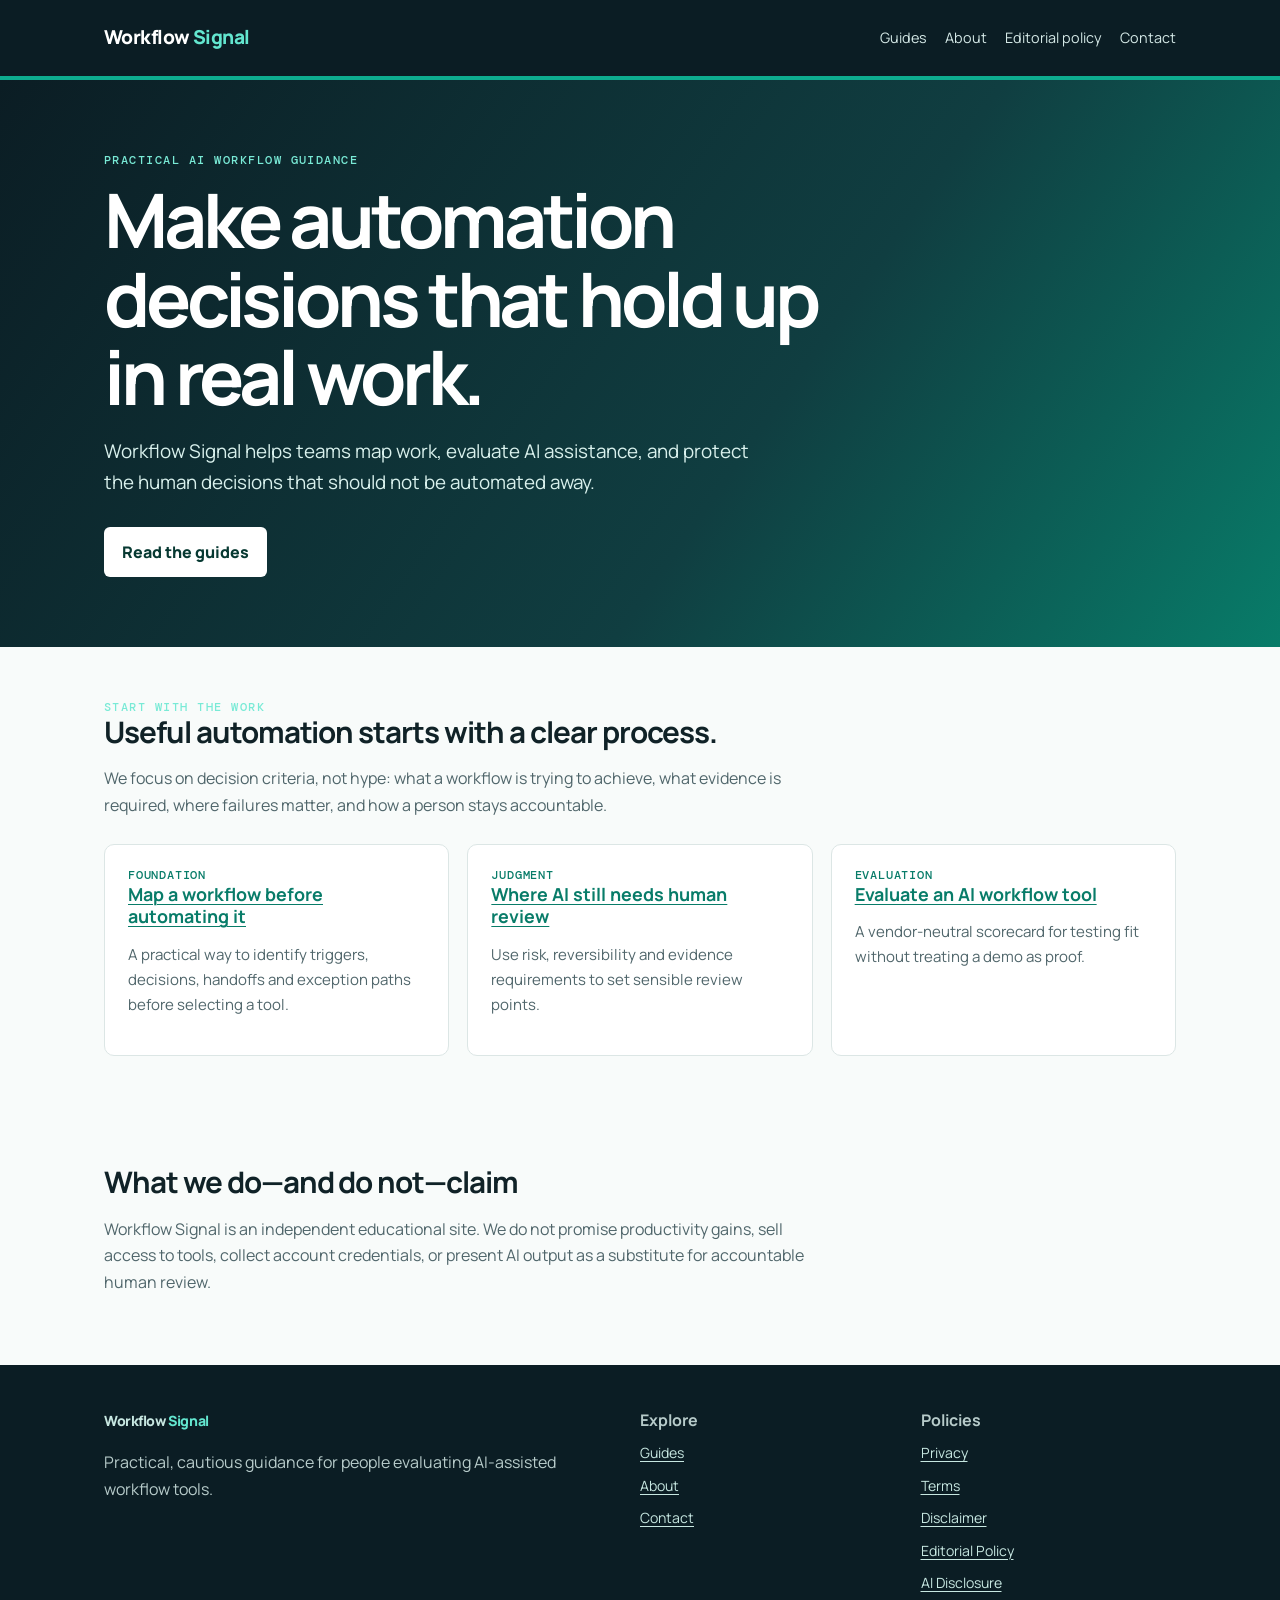
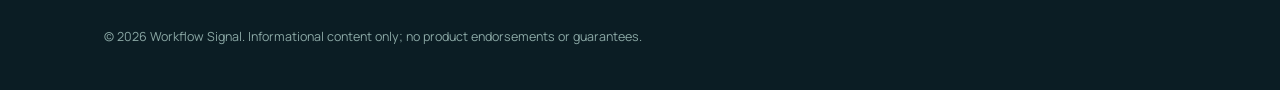
<file: index.html>
<!doctype html><html lang="en"><head><script async src="https://pagead2.googlesyndication.com/pagead/js/adsbygoogle.js?client=ca-pub-5473713135927706" crossorigin="anonymous"></script><meta charset="utf-8"><meta name="viewport" content="width=device-width,initial-scale=1"><title>AI Workflow Automation Guides | Workflow Signal</title><meta name="description" content="Practical, vendor-neutral guidance for evaluating AI-assisted workflow automation."><link rel="canonical" href="https://workflow-signal.pages.dev/"><meta property="og:title" content="AI Workflow Automation Guides | Workflow Signal"><meta property="og:description" content="Practical, vendor-neutral guidance for evaluating AI-assisted workflow automation."><meta property="og:type" content="website"><link rel="stylesheet" href="/site.css"></head><body><a class="skip" href="#main">Skip to content</a><header><div class="wrap top"><a class="brand" href="/">Workflow <span>Signal</span></a><nav class="nav" aria-label="Primary"><a href="/articles.html">Guides</a><a href="/about.html">About</a><a href="/editorial-policy.html">Editorial policy</a><a href="/contact.html">Contact</a></nav></div></header><main id="main" class=""><section class="hero"><div class="wrap"><div class="eyebrow">Practical AI workflow guidance</div><h1>Make automation decisions that hold up in real work.</h1><p class="lede">Workflow Signal helps teams map work, evaluate AI assistance, and protect the human decisions that should not be automated away.</p><a class="button" href="/articles.html">Read the guides</a></div></section><section class="section"><div class="wrap"><div class="eyebrow">Start with the work</div><h2>Useful automation starts with a clear process.</h2><p class="intro">We focus on decision criteria, not hype: what a workflow is trying to achieve, what evidence is required, where failures matter, and how a person stays accountable.</p><div class="grid"><article class="card"><div class="tag">Foundation</div><h3><a href="/articles-map-a-workflow-before-automation.html">Map a workflow before automating it</a></h3><p>A practical way to identify triggers, decisions, handoffs and exception paths before selecting a tool.</p></article><article class="card"><div class="tag">Judgment</div><h3><a href="/articles-where-ai-needs-human-review.html">Where AI still needs human review</a></h3><p>Use risk, reversibility and evidence requirements to set sensible review points.</p></article><article class="card"><div class="tag">Evaluation</div><h3><a href="/articles-evaluate-an-ai-workflow-tool.html">Evaluate an AI workflow tool</a></h3><p>A vendor-neutral scorecard for testing fit without treating a demo as proof.</p></article></div></div></section><section class="section"><div class="wrap"><h2>What we do—and do not—claim</h2><p class="intro">Workflow Signal is an independent educational site. We do not promise productivity gains, sell access to tools, collect account credentials, or present AI output as a substitute for accountable human review.</p></div></section></main><footer class="footer"><div class="wrap footergrid"><div><a class="brand" href="/">Workflow <span>Signal</span></a><p>Practical, cautious guidance for people evaluating AI-assisted workflow tools.</p></div><div><strong>Explore</strong><ul><li><a href="/articles.html">Guides</a></li><li><a href="/about.html">About</a></li><li><a href="/contact.html">Contact</a></li></ul></div><div><strong>Policies</strong><ul><li><a href="/privacy.html">Privacy</a></li><li><a href="/terms.html">Terms</a></li><li><a href="/disclaimer.html">Disclaimer</a></li><li><a href="/editorial-policy.html">Editorial Policy</a></li><li><a href="/ai-disclosure.html">AI Disclosure</a></li></ul></div></div><div class="wrap fine">© 2026 Workflow Signal. Informational content only; no product endorsements or guarantees.</div></footer></body></html>
</file>
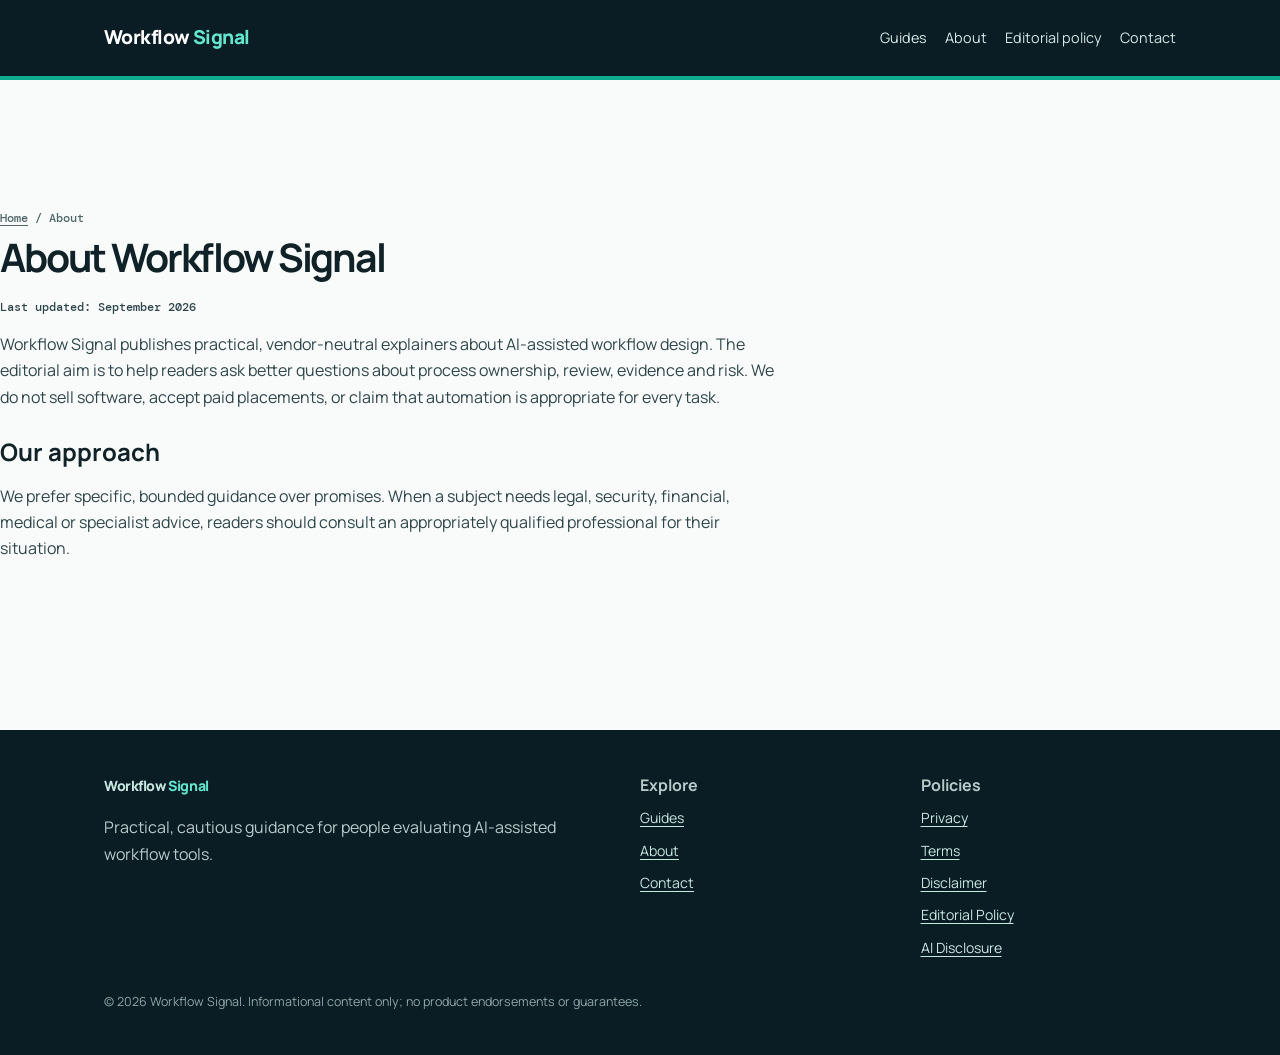
<file: about.html>
<!doctype html><html lang="en"><head><script async src="https://pagead2.googlesyndication.com/pagead/js/adsbygoogle.js?client=ca-pub-5473713135927706" crossorigin="anonymous"></script><meta charset="utf-8"><meta name="viewport" content="width=device-width,initial-scale=1"><title>About | Workflow Signal</title><meta name="description" content="About for Workflow Signal."><link rel="canonical" href="https://workflow-signal.pages.dev/about.html"><meta property="og:title" content="About | Workflow Signal"><meta property="og:description" content="About for Workflow Signal."><meta property="og:type" content="website"><link rel="stylesheet" href="/site.css"></head><body><a class="skip" href="#main">Skip to content</a><header><div class="wrap top"><a class="brand" href="/">Workflow <span>Signal</span></a><nav class="nav" aria-label="Primary"><a href="/articles.html">Guides</a><a href="/about.html">About</a><a href="/editorial-policy.html">Editorial policy</a><a href="/contact.html">Contact</a></nav></div></header><main id="main" class="article"><div class="wrap article policy"><div class="crumb"><a href="/">Home</a> / About</div><h1>About Workflow Signal</h1><p class="meta">Last updated: September 2026</p><p>Workflow Signal publishes practical, vendor-neutral explainers about AI-assisted workflow design. The editorial aim is to help readers ask better questions about process ownership, review, evidence and risk. We do not sell software, accept paid placements, or claim that automation is appropriate for every task.<h2>Our approach</h2><p>We prefer specific, bounded guidance over promises. When a subject needs legal, security, financial, medical or specialist advice, readers should consult an appropriately qualified professional for their situation.</p></p></div></main><footer class="footer"><div class="wrap footergrid"><div><a class="brand" href="/">Workflow <span>Signal</span></a><p>Practical, cautious guidance for people evaluating AI-assisted workflow tools.</p></div><div><strong>Explore</strong><ul><li><a href="/articles.html">Guides</a></li><li><a href="/about.html">About</a></li><li><a href="/contact.html">Contact</a></li></ul></div><div><strong>Policies</strong><ul><li><a href="/privacy.html">Privacy</a></li><li><a href="/terms.html">Terms</a></li><li><a href="/disclaimer.html">Disclaimer</a></li><li><a href="/editorial-policy.html">Editorial Policy</a></li><li><a href="/ai-disclosure.html">AI Disclosure</a></li></ul></div></div><div class="wrap fine">© 2026 Workflow Signal. Informational content only; no product endorsements or guarantees.</div></footer></body></html>
</file>
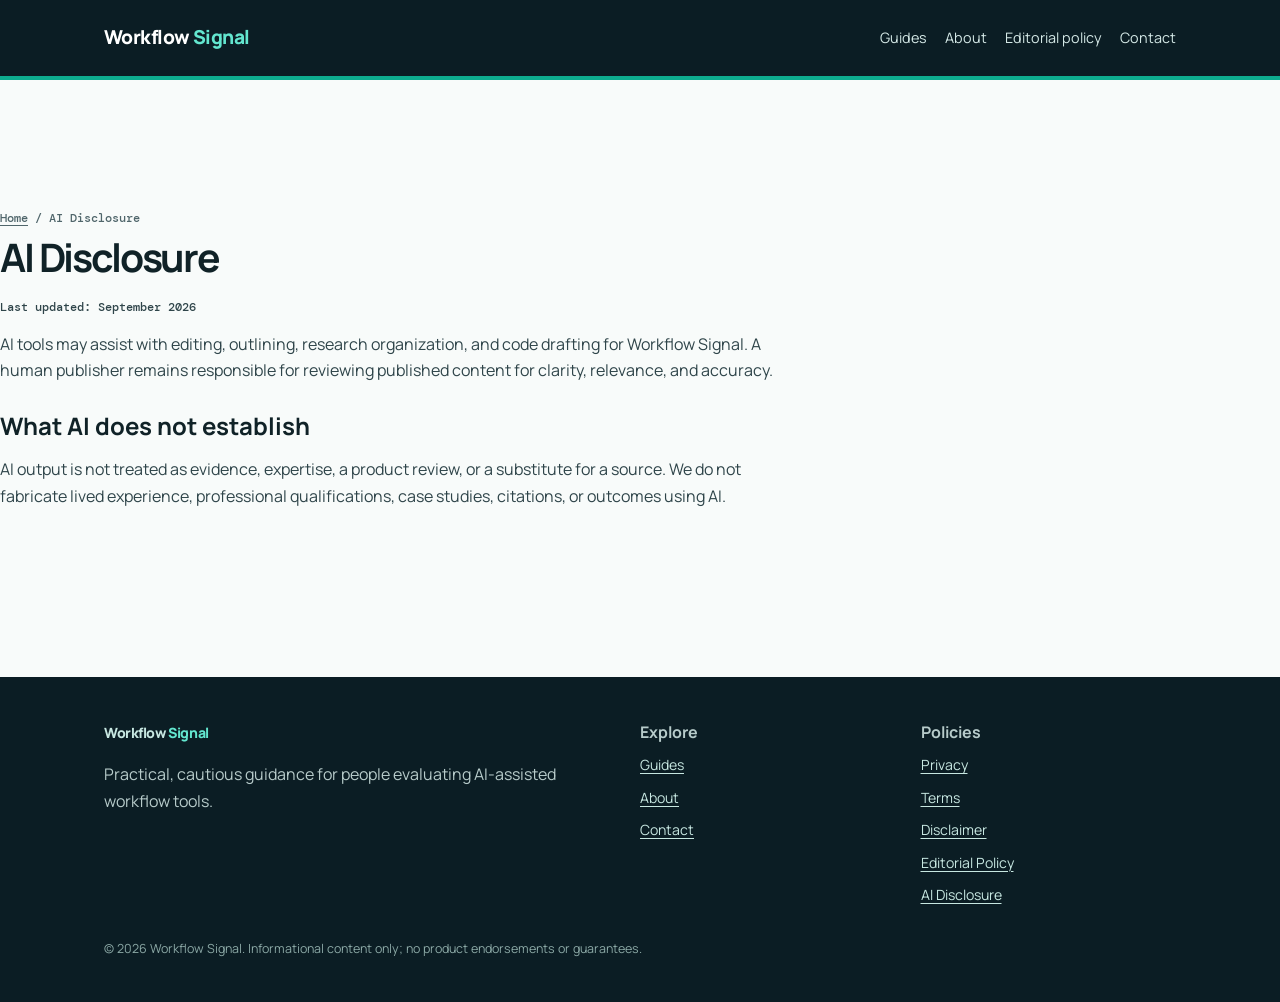
<file: ai-disclosure.html>
<!doctype html><html lang="en"><head><script async src="https://pagead2.googlesyndication.com/pagead/js/adsbygoogle.js?client=ca-pub-5473713135927706" crossorigin="anonymous"></script><meta charset="utf-8"><meta name="viewport" content="width=device-width,initial-scale=1"><title>AI Disclosure | Workflow Signal</title><meta name="description" content="AI Disclosure for Workflow Signal."><link rel="canonical" href="https://workflow-signal.pages.dev/ai-disclosure.html"><meta property="og:title" content="AI Disclosure | Workflow Signal"><meta property="og:description" content="AI Disclosure for Workflow Signal."><meta property="og:type" content="website"><link rel="stylesheet" href="/site.css"></head><body><a class="skip" href="#main">Skip to content</a><header><div class="wrap top"><a class="brand" href="/">Workflow <span>Signal</span></a><nav class="nav" aria-label="Primary"><a href="/articles.html">Guides</a><a href="/about.html">About</a><a href="/editorial-policy.html">Editorial policy</a><a href="/contact.html">Contact</a></nav></div></header><main id="main" class="article"><div class="wrap article policy"><div class="crumb"><a href="/">Home</a> / AI Disclosure</div><h1>AI Disclosure</h1><p class="meta">Last updated: September 2026</p><p>AI tools may assist with editing, outlining, research organization, and code drafting for Workflow Signal. A human publisher remains responsible for reviewing published content for clarity, relevance, and accuracy.<h2>What AI does not establish</h2><p>AI output is not treated as evidence, expertise, a product review, or a substitute for a source. We do not fabricate lived experience, professional qualifications, case studies, citations, or outcomes using AI.</p></p></div></main><footer class="footer"><div class="wrap footergrid"><div><a class="brand" href="/">Workflow <span>Signal</span></a><p>Practical, cautious guidance for people evaluating AI-assisted workflow tools.</p></div><div><strong>Explore</strong><ul><li><a href="/articles.html">Guides</a></li><li><a href="/about.html">About</a></li><li><a href="/contact.html">Contact</a></li></ul></div><div><strong>Policies</strong><ul><li><a href="/privacy.html">Privacy</a></li><li><a href="/terms.html">Terms</a></li><li><a href="/disclaimer.html">Disclaimer</a></li><li><a href="/editorial-policy.html">Editorial Policy</a></li><li><a href="/ai-disclosure.html">AI Disclosure</a></li></ul></div></div><div class="wrap fine">© 2026 Workflow Signal. Informational content only; no product endorsements or guarantees.</div></footer></body></html>
</file>
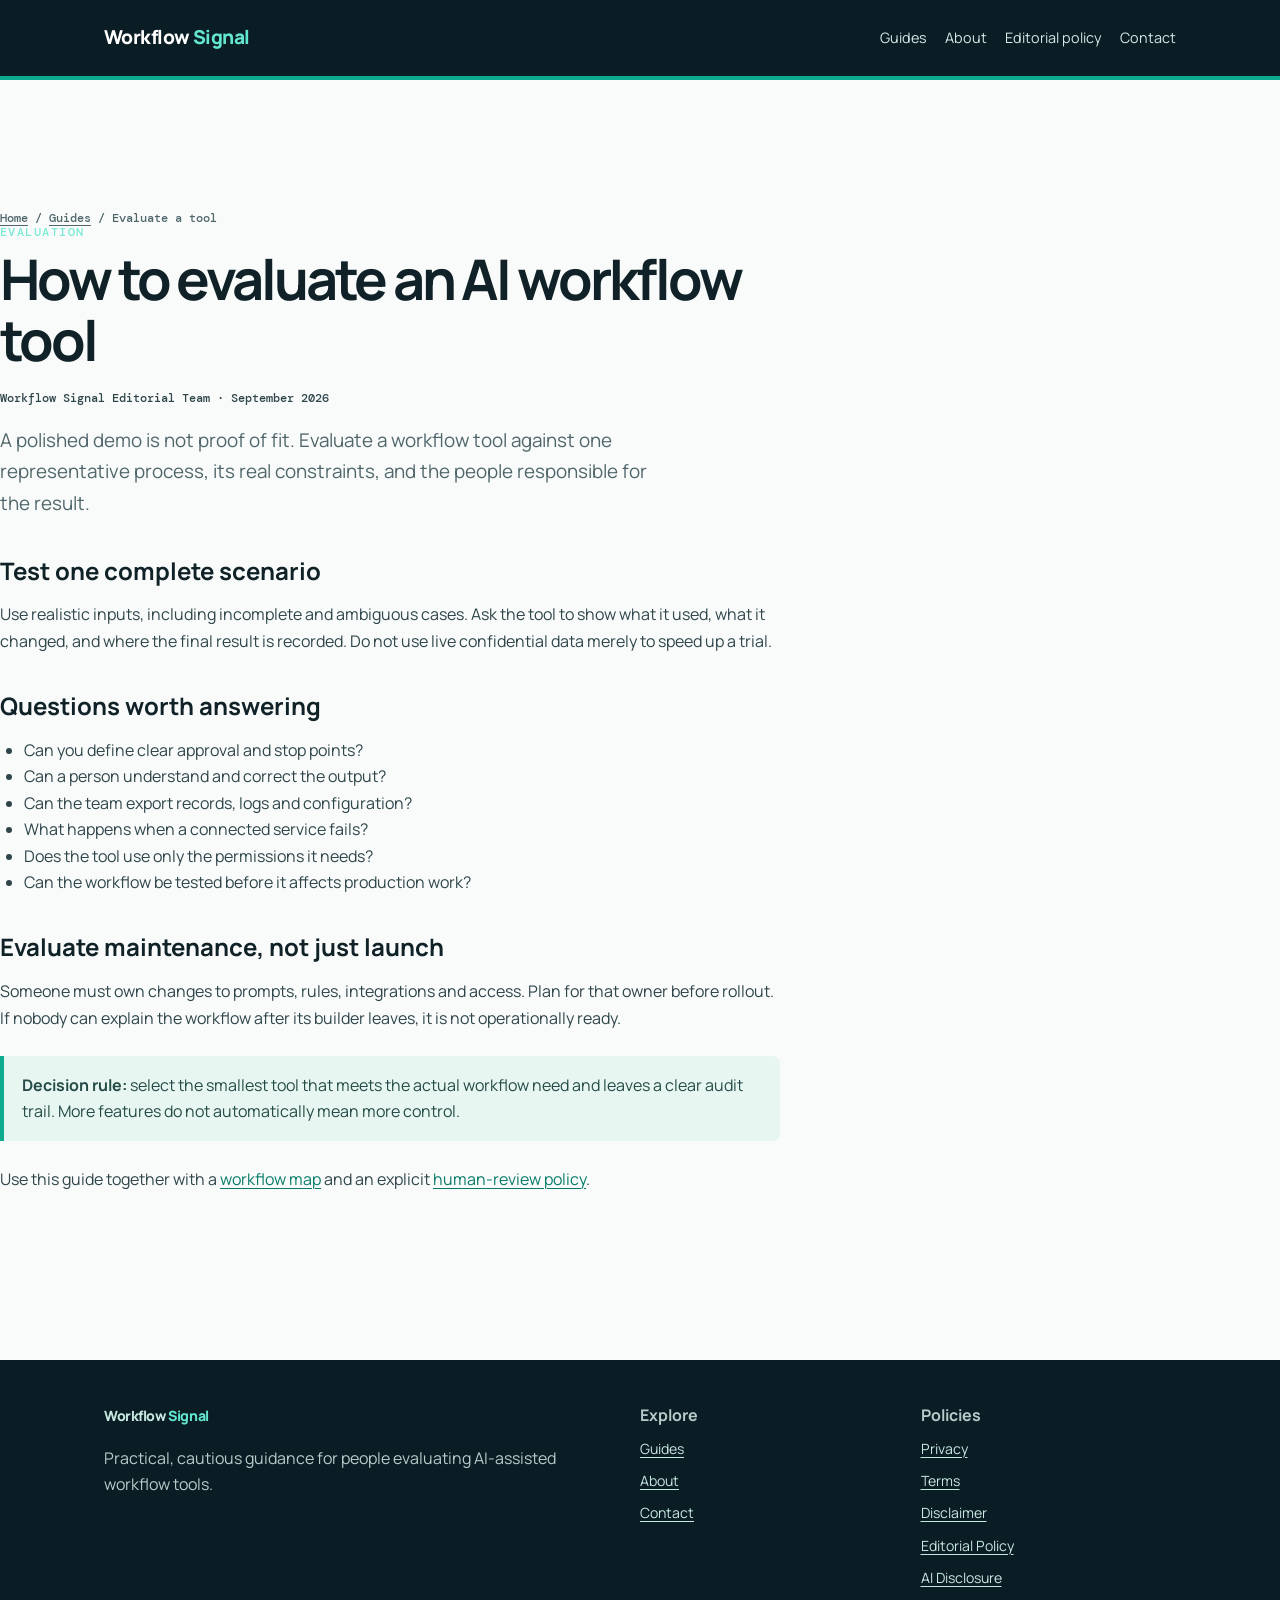
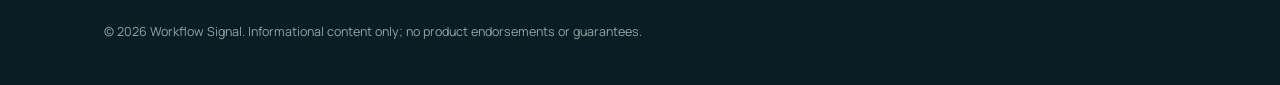
<file: articles-evaluate-an-ai-workflow-tool.html>
<!doctype html><html lang="en"><head><script async src="https://pagead2.googlesyndication.com/pagead/js/adsbygoogle.js?client=ca-pub-5473713135927706" crossorigin="anonymous"></script><meta charset="utf-8"><meta name="viewport" content="width=device-width,initial-scale=1"><title>How to evaluate an AI workflow tool | Workflow Signal</title><meta name="description" content="A vendor-neutral checklist for evaluating workflow automation tools against real work."><link rel="canonical" href="https://workflow-signal.pages.dev/articles-evaluate-an-ai-workflow-tool.html"><meta property="og:title" content="How to evaluate an AI workflow tool | Workflow Signal"><meta property="og:description" content="A vendor-neutral checklist for evaluating workflow automation tools against real work."><meta property="og:type" content="website"><link rel="stylesheet" href="/site.css"></head><body><a class="skip" href="#main">Skip to content</a><header><div class="wrap top"><a class="brand" href="/">Workflow <span>Signal</span></a><nav class="nav" aria-label="Primary"><a href="/articles.html">Guides</a><a href="/about.html">About</a><a href="/editorial-policy.html">Editorial policy</a><a href="/contact.html">Contact</a></nav></div></header><main id="main" class="article"><div class="wrap article"><div class="crumb"><a href="/">Home</a> / <a href="/articles.html">Guides</a> / Evaluate a tool</div><div class="eyebrow">Evaluation</div><h1>How to evaluate an AI workflow tool</h1><p class="meta">Workflow Signal Editorial Team · September 2026</p><p class="lede" style="color:#50666b">A polished demo is not proof of fit. Evaluate a workflow tool against one representative process, its real constraints, and the people responsible for the result.</p><h2>Test one complete scenario</h2><p>Use realistic inputs, including incomplete and ambiguous cases. Ask the tool to show what it used, what it changed, and where the final result is recorded. Do not use live confidential data merely to speed up a trial.</p><h2>Questions worth answering</h2><ul><li>Can you define clear approval and stop points?</li><li>Can a person understand and correct the output?</li><li>Can the team export records, logs and configuration?</li><li>What happens when a connected service fails?</li><li>Does the tool use only the permissions it needs?</li><li>Can the workflow be tested before it affects production work?</li></ul><h2>Evaluate maintenance, not just launch</h2><p>Someone must own changes to prompts, rules, integrations and access. Plan for that owner before rollout. If nobody can explain the workflow after its builder leaves, it is not operationally ready.</p><div class="note"><strong>Decision rule:</strong> select the smallest tool that meets the actual workflow need and leaves a clear audit trail. More features do not automatically mean more control.</div><p>Use this guide together with a <a href="/articles-map-a-workflow-before-automation.html">workflow map</a> and an explicit <a href="/articles-where-ai-needs-human-review.html">human-review policy</a>.</p></div></main><footer class="footer"><div class="wrap footergrid"><div><a class="brand" href="/">Workflow <span>Signal</span></a><p>Practical, cautious guidance for people evaluating AI-assisted workflow tools.</p></div><div><strong>Explore</strong><ul><li><a href="/articles.html">Guides</a></li><li><a href="/about.html">About</a></li><li><a href="/contact.html">Contact</a></li></ul></div><div><strong>Policies</strong><ul><li><a href="/privacy.html">Privacy</a></li><li><a href="/terms.html">Terms</a></li><li><a href="/disclaimer.html">Disclaimer</a></li><li><a href="/editorial-policy.html">Editorial Policy</a></li><li><a href="/ai-disclosure.html">AI Disclosure</a></li></ul></div></div><div class="wrap fine">© 2026 Workflow Signal. Informational content only; no product endorsements or guarantees.</div></footer></body></html>
</file>
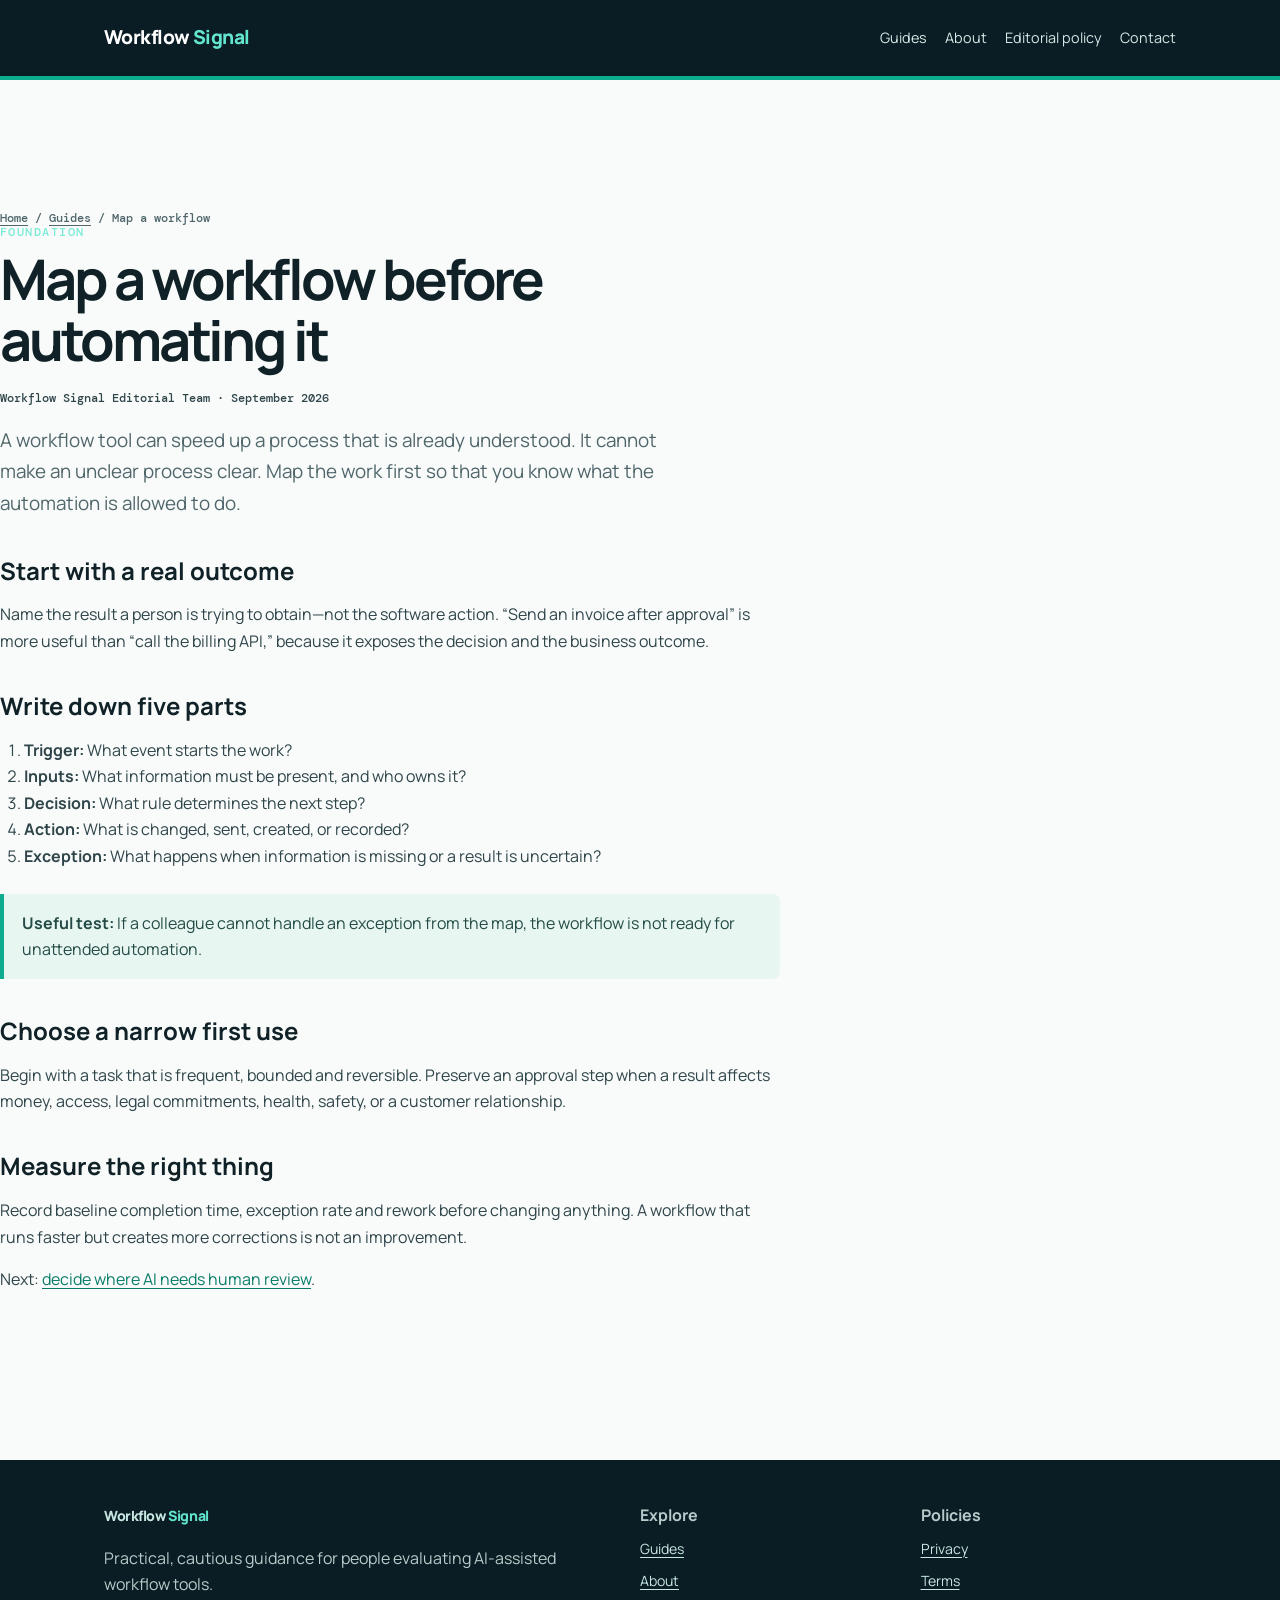
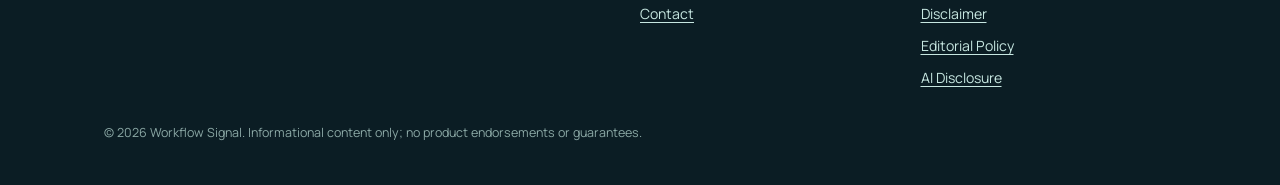
<file: articles-map-a-workflow-before-automation.html>
<!doctype html><html lang="en"><head><script async src="https://pagead2.googlesyndication.com/pagead/js/adsbygoogle.js?client=ca-pub-5473713135927706" crossorigin="anonymous"></script><meta charset="utf-8"><meta name="viewport" content="width=device-width,initial-scale=1"><title>Map a workflow before automating it | Workflow Signal</title><meta name="description" content="A practical framework for documenting a process before introducing automation."><link rel="canonical" href="https://workflow-signal.pages.dev/articles-map-a-workflow-before-automation.html"><meta property="og:title" content="Map a workflow before automating it | Workflow Signal"><meta property="og:description" content="A practical framework for documenting a process before introducing automation."><meta property="og:type" content="website"><link rel="stylesheet" href="/site.css"></head><body><a class="skip" href="#main">Skip to content</a><header><div class="wrap top"><a class="brand" href="/">Workflow <span>Signal</span></a><nav class="nav" aria-label="Primary"><a href="/articles.html">Guides</a><a href="/about.html">About</a><a href="/editorial-policy.html">Editorial policy</a><a href="/contact.html">Contact</a></nav></div></header><main id="main" class="article"><div class="wrap article"><div class="crumb"><a href="/">Home</a> / <a href="/articles.html">Guides</a> / Map a workflow</div><div class="eyebrow">Foundation</div><h1>Map a workflow before automating it</h1><p class="meta">Workflow Signal Editorial Team · September 2026</p><p class="lede" style="color:#50666b">A workflow tool can speed up a process that is already understood. It cannot make an unclear process clear. Map the work first so that you know what the automation is allowed to do.</p><h2>Start with a real outcome</h2><p>Name the result a person is trying to obtain—not the software action. “Send an invoice after approval” is more useful than “call the billing API,” because it exposes the decision and the business outcome.</p><h2>Write down five parts</h2><ol><li><strong>Trigger:</strong> What event starts the work?</li><li><strong>Inputs:</strong> What information must be present, and who owns it?</li><li><strong>Decision:</strong> What rule determines the next step?</li><li><strong>Action:</strong> What is changed, sent, created, or recorded?</li><li><strong>Exception:</strong> What happens when information is missing or a result is uncertain?</li></ol><div class="note"><strong>Useful test:</strong> If a colleague cannot handle an exception from the map, the workflow is not ready for unattended automation.</div><h2>Choose a narrow first use</h2><p>Begin with a task that is frequent, bounded and reversible. Preserve an approval step when a result affects money, access, legal commitments, health, safety, or a customer relationship.</p><h2>Measure the right thing</h2><p>Record baseline completion time, exception rate and rework before changing anything. A workflow that runs faster but creates more corrections is not an improvement.</p><p>Next: <a href="/articles-where-ai-needs-human-review.html">decide where AI needs human review</a>.</p></div></main><footer class="footer"><div class="wrap footergrid"><div><a class="brand" href="/">Workflow <span>Signal</span></a><p>Practical, cautious guidance for people evaluating AI-assisted workflow tools.</p></div><div><strong>Explore</strong><ul><li><a href="/articles.html">Guides</a></li><li><a href="/about.html">About</a></li><li><a href="/contact.html">Contact</a></li></ul></div><div><strong>Policies</strong><ul><li><a href="/privacy.html">Privacy</a></li><li><a href="/terms.html">Terms</a></li><li><a href="/disclaimer.html">Disclaimer</a></li><li><a href="/editorial-policy.html">Editorial Policy</a></li><li><a href="/ai-disclosure.html">AI Disclosure</a></li></ul></div></div><div class="wrap fine">© 2026 Workflow Signal. Informational content only; no product endorsements or guarantees.</div></footer></body></html>
</file>
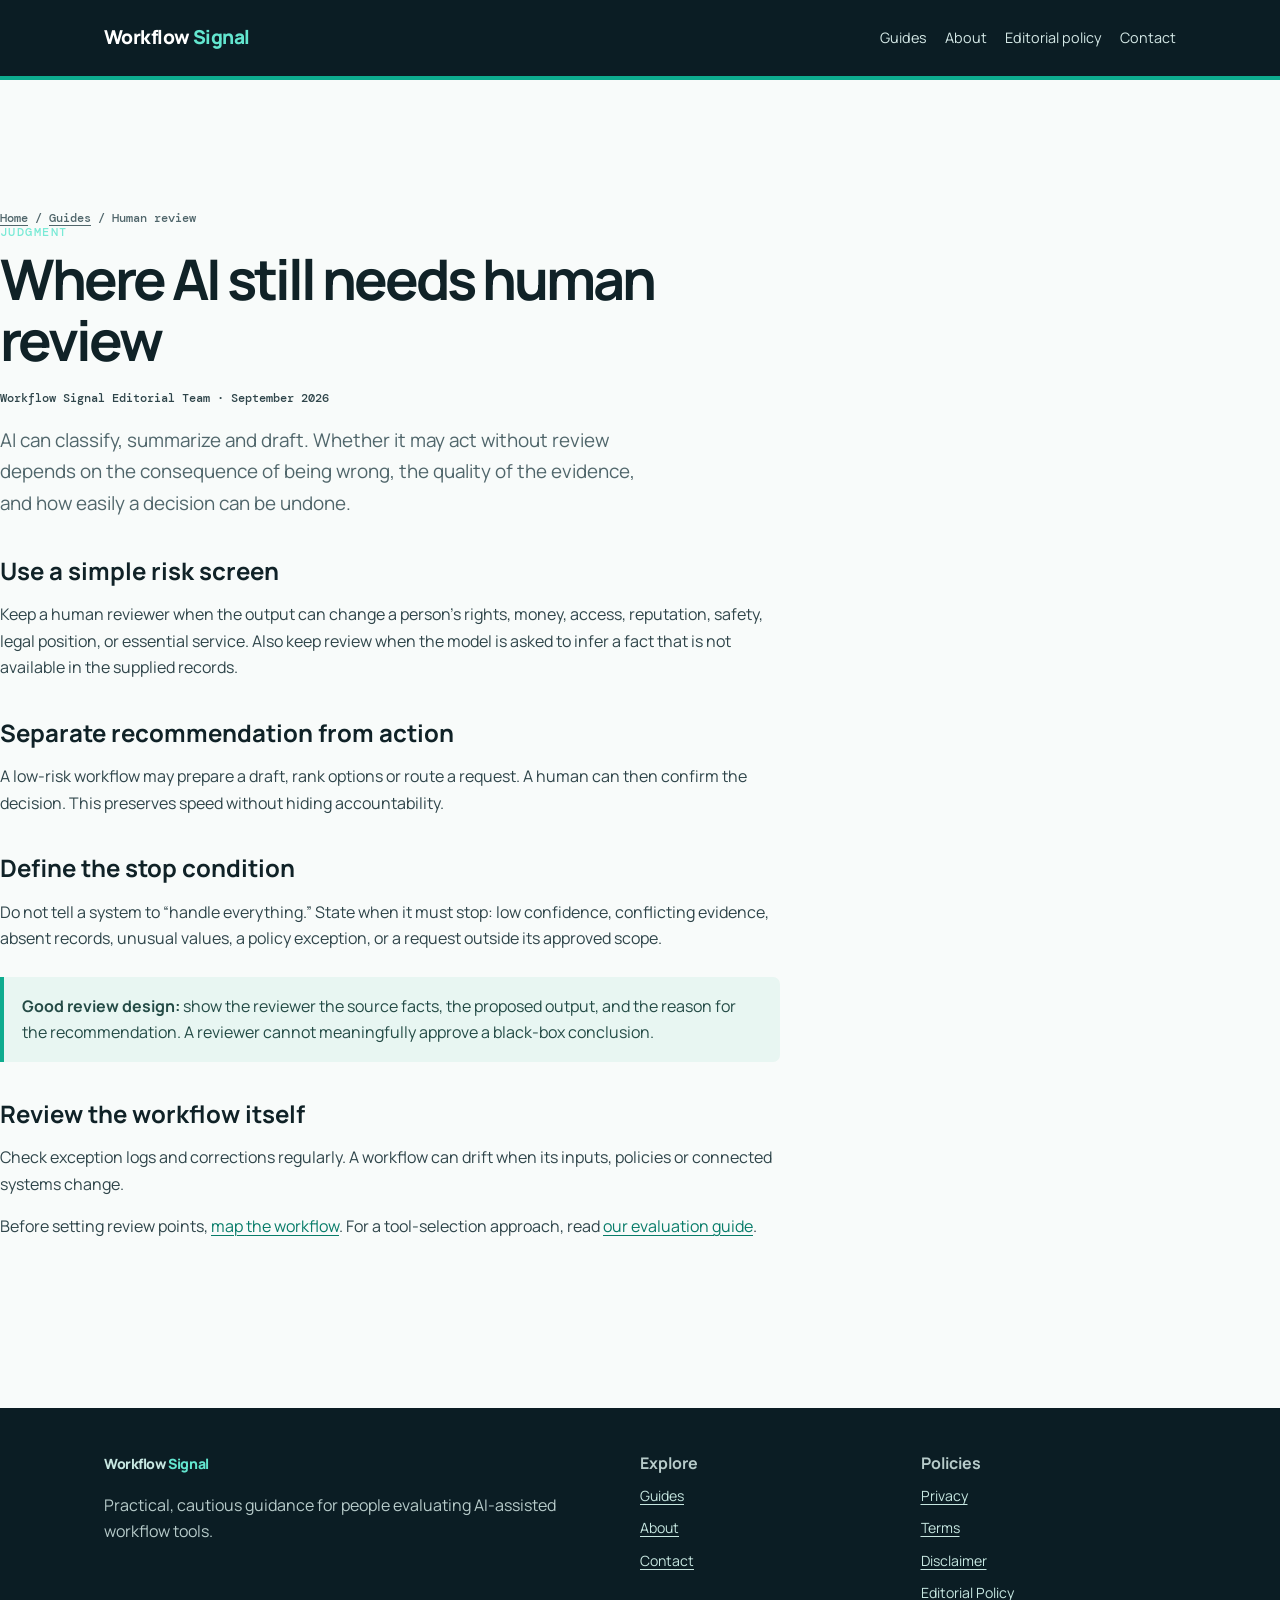
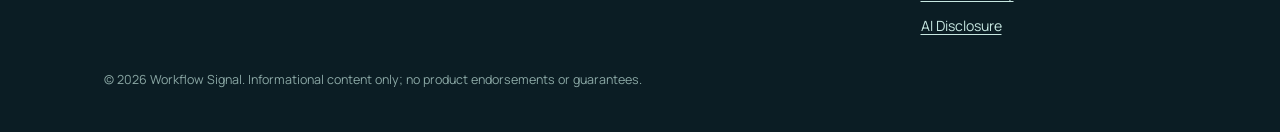
<file: articles-where-ai-needs-human-review.html>
<!doctype html><html lang="en"><head><script async src="https://pagead2.googlesyndication.com/pagead/js/adsbygoogle.js?client=ca-pub-5473713135927706" crossorigin="anonymous"></script><meta charset="utf-8"><meta name="viewport" content="width=device-width,initial-scale=1"><title>Where AI needs human review | Workflow Signal</title><meta name="description" content="A practical way to determine when AI-assisted workflow results require human review."><link rel="canonical" href="https://workflow-signal.pages.dev/articles-where-ai-needs-human-review.html"><meta property="og:title" content="Where AI needs human review | Workflow Signal"><meta property="og:description" content="A practical way to determine when AI-assisted workflow results require human review."><meta property="og:type" content="website"><link rel="stylesheet" href="/site.css"></head><body><a class="skip" href="#main">Skip to content</a><header><div class="wrap top"><a class="brand" href="/">Workflow <span>Signal</span></a><nav class="nav" aria-label="Primary"><a href="/articles.html">Guides</a><a href="/about.html">About</a><a href="/editorial-policy.html">Editorial policy</a><a href="/contact.html">Contact</a></nav></div></header><main id="main" class="article"><div class="wrap article"><div class="crumb"><a href="/">Home</a> / <a href="/articles.html">Guides</a> / Human review</div><div class="eyebrow">Judgment</div><h1>Where AI still needs human review</h1><p class="meta">Workflow Signal Editorial Team · September 2026</p><p class="lede" style="color:#50666b">AI can classify, summarize and draft. Whether it may act without review depends on the consequence of being wrong, the quality of the evidence, and how easily a decision can be undone.</p><h2>Use a simple risk screen</h2><p>Keep a human reviewer when the output can change a person’s rights, money, access, reputation, safety, legal position, or essential service. Also keep review when the model is asked to infer a fact that is not available in the supplied records.</p><h2>Separate recommendation from action</h2><p>A low-risk workflow may prepare a draft, rank options or route a request. A human can then confirm the decision. This preserves speed without hiding accountability.</p><h2>Define the stop condition</h2><p>Do not tell a system to “handle everything.” State when it must stop: low confidence, conflicting evidence, absent records, unusual values, a policy exception, or a request outside its approved scope.</p><div class="note"><strong>Good review design:</strong> show the reviewer the source facts, the proposed output, and the reason for the recommendation. A reviewer cannot meaningfully approve a black-box conclusion.</div><h2>Review the workflow itself</h2><p>Check exception logs and corrections regularly. A workflow can drift when its inputs, policies or connected systems change.</p><p>Before setting review points, <a href="/articles-map-a-workflow-before-automation.html">map the workflow</a>. For a tool-selection approach, read <a href="/articles-evaluate-an-ai-workflow-tool.html">our evaluation guide</a>.</p></div></main><footer class="footer"><div class="wrap footergrid"><div><a class="brand" href="/">Workflow <span>Signal</span></a><p>Practical, cautious guidance for people evaluating AI-assisted workflow tools.</p></div><div><strong>Explore</strong><ul><li><a href="/articles.html">Guides</a></li><li><a href="/about.html">About</a></li><li><a href="/contact.html">Contact</a></li></ul></div><div><strong>Policies</strong><ul><li><a href="/privacy.html">Privacy</a></li><li><a href="/terms.html">Terms</a></li><li><a href="/disclaimer.html">Disclaimer</a></li><li><a href="/editorial-policy.html">Editorial Policy</a></li><li><a href="/ai-disclosure.html">AI Disclosure</a></li></ul></div></div><div class="wrap fine">© 2026 Workflow Signal. Informational content only; no product endorsements or guarantees.</div></footer></body></html>
</file>
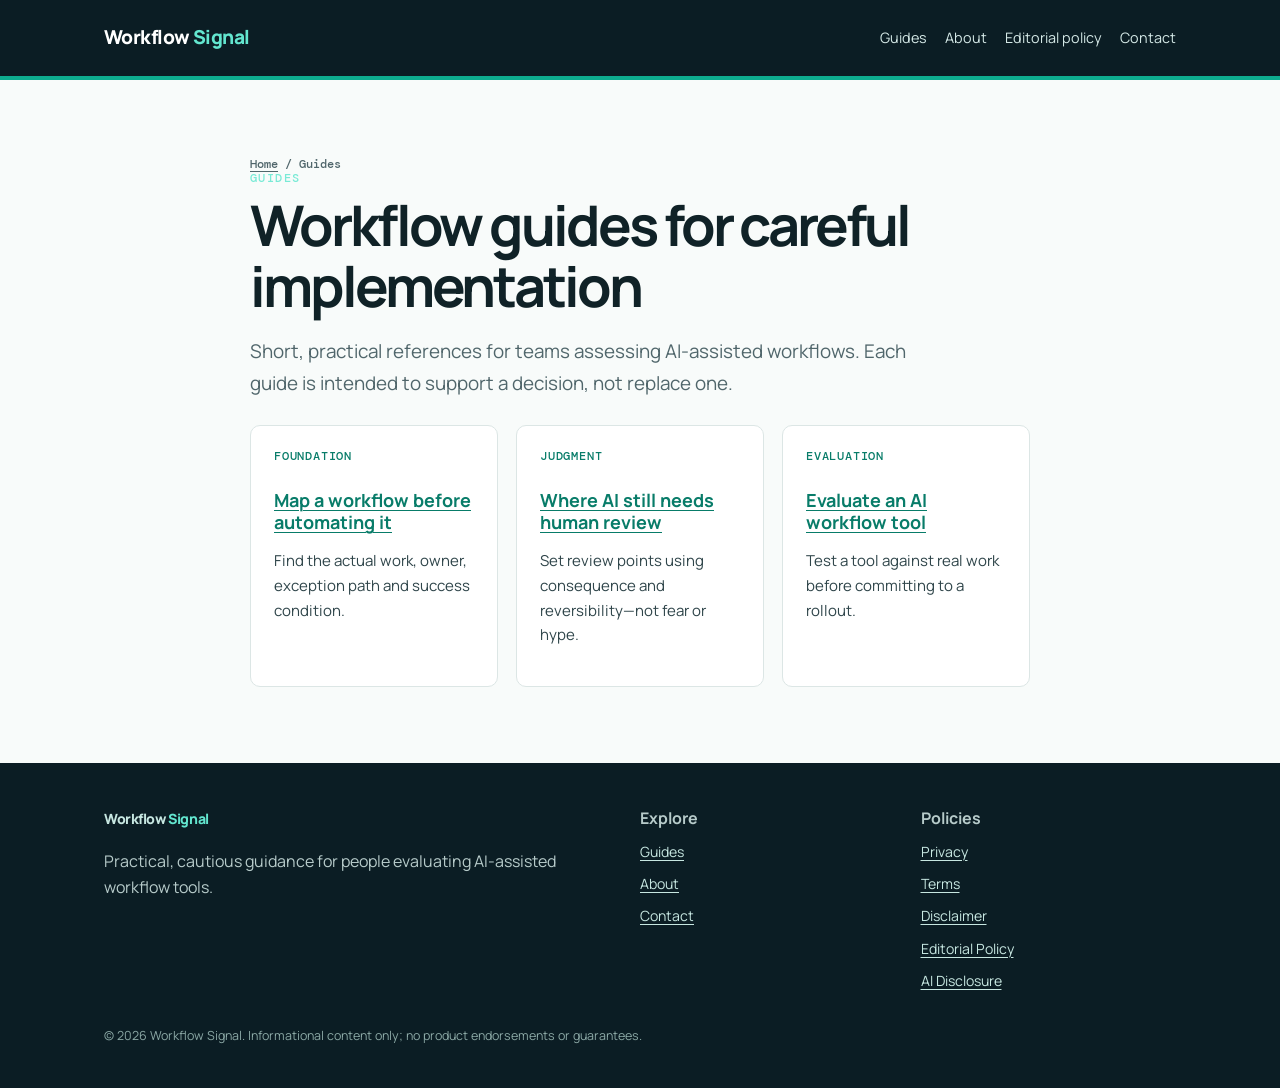
<file: articles.html>
<!doctype html><html lang="en"><head><script async src="https://pagead2.googlesyndication.com/pagead/js/adsbygoogle.js?client=ca-pub-5473713135927706" crossorigin="anonymous"></script><meta charset="utf-8"><meta name="viewport" content="width=device-width,initial-scale=1"><title>Guides | Workflow Signal</title><meta name="description" content="Practical guides for mapping and evaluating AI-assisted workflows."><link rel="canonical" href="https://workflow-signal.pages.dev/articles.html"><meta property="og:title" content="Guides | Workflow Signal"><meta property="og:description" content="Practical guides for mapping and evaluating AI-assisted workflows."><meta property="og:type" content="website"><link rel="stylesheet" href="/site.css"></head><body><a class="skip" href="#main">Skip to content</a><header><div class="wrap top"><a class="brand" href="/">Workflow <span>Signal</span></a><nav class="nav" aria-label="Primary"><a href="/articles.html">Guides</a><a href="/about.html">About</a><a href="/editorial-policy.html">Editorial policy</a><a href="/contact.html">Contact</a></nav></div></header><main id="main" class=""><div class="wrap article"><div class="crumb"><a href="/">Home</a> / Guides</div><div class="eyebrow">Guides</div><h1>Workflow guides for careful implementation</h1><p class="lede" style="color:#50666b">Short, practical references for teams assessing AI-assisted workflows. Each guide is intended to support a decision, not replace one.</p><div class="grid"><article class="card"><div class="tag">Foundation</div><h3><a href="/articles-map-a-workflow-before-automation.html">Map a workflow before automating it</a></h3><p>Find the actual work, owner, exception path and success condition.</p></article><article class="card"><div class="tag">Judgment</div><h3><a href="/articles-where-ai-needs-human-review.html">Where AI still needs human review</a></h3><p>Set review points using consequence and reversibility—not fear or hype.</p></article><article class="card"><div class="tag">Evaluation</div><h3><a href="/articles-evaluate-an-ai-workflow-tool.html">Evaluate an AI workflow tool</a></h3><p>Test a tool against real work before committing to a rollout.</p></article></div></div></main><footer class="footer"><div class="wrap footergrid"><div><a class="brand" href="/">Workflow <span>Signal</span></a><p>Practical, cautious guidance for people evaluating AI-assisted workflow tools.</p></div><div><strong>Explore</strong><ul><li><a href="/articles.html">Guides</a></li><li><a href="/about.html">About</a></li><li><a href="/contact.html">Contact</a></li></ul></div><div><strong>Policies</strong><ul><li><a href="/privacy.html">Privacy</a></li><li><a href="/terms.html">Terms</a></li><li><a href="/disclaimer.html">Disclaimer</a></li><li><a href="/editorial-policy.html">Editorial Policy</a></li><li><a href="/ai-disclosure.html">AI Disclosure</a></li></ul></div></div><div class="wrap fine">© 2026 Workflow Signal. Informational content only; no product endorsements or guarantees.</div></footer></body></html>
</file>
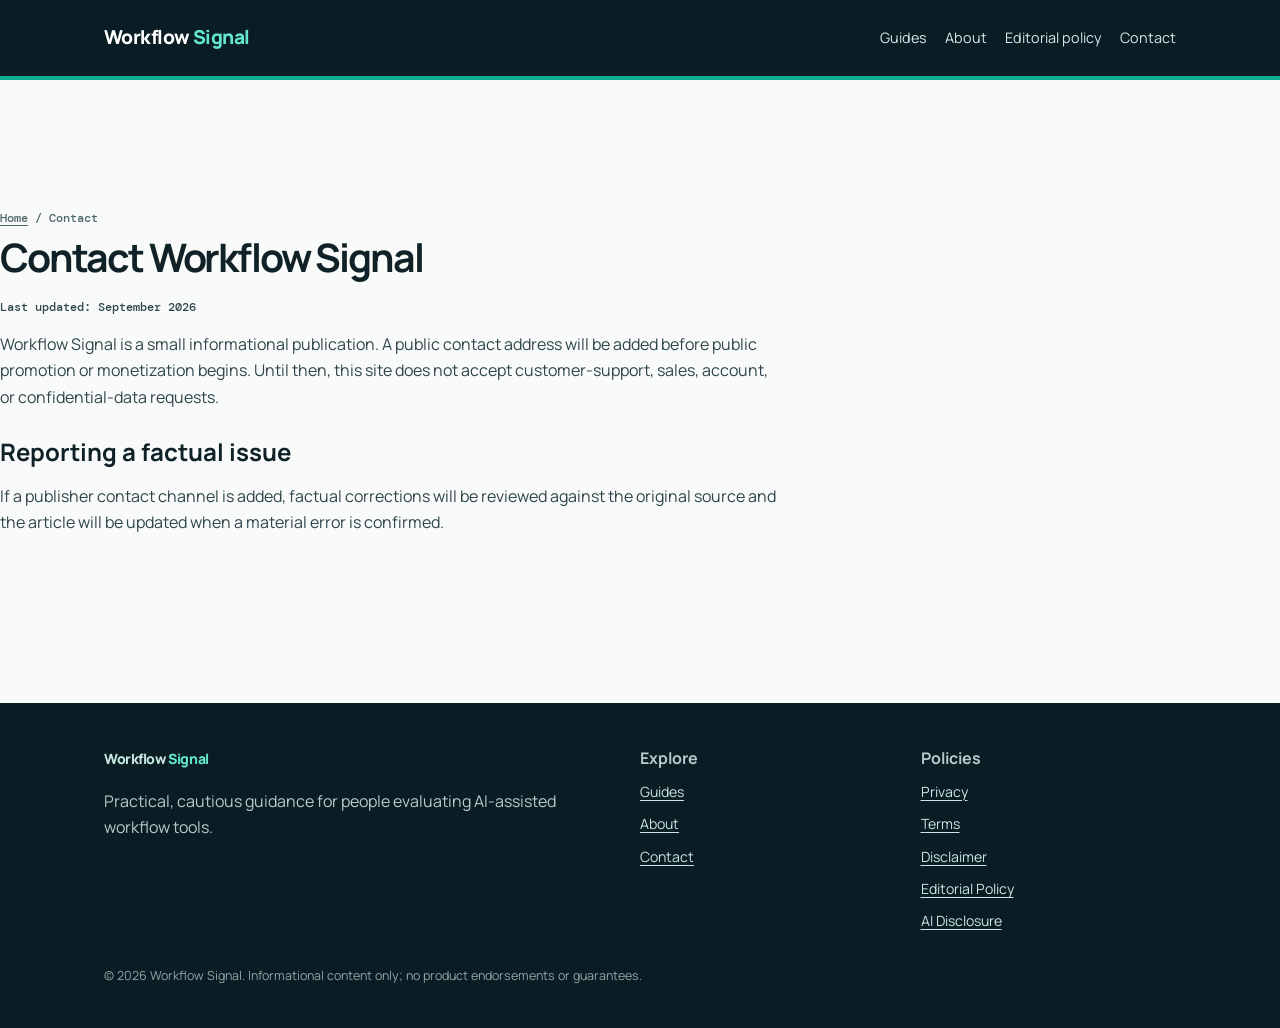
<file: contact.html>
<!doctype html><html lang="en"><head><script async src="https://pagead2.googlesyndication.com/pagead/js/adsbygoogle.js?client=ca-pub-5473713135927706" crossorigin="anonymous"></script><meta charset="utf-8"><meta name="viewport" content="width=device-width,initial-scale=1"><title>Contact | Workflow Signal</title><meta name="description" content="Contact for Workflow Signal."><link rel="canonical" href="https://workflow-signal.pages.dev/contact.html"><meta property="og:title" content="Contact | Workflow Signal"><meta property="og:description" content="Contact for Workflow Signal."><meta property="og:type" content="website"><link rel="stylesheet" href="/site.css"></head><body><a class="skip" href="#main">Skip to content</a><header><div class="wrap top"><a class="brand" href="/">Workflow <span>Signal</span></a><nav class="nav" aria-label="Primary"><a href="/articles.html">Guides</a><a href="/about.html">About</a><a href="/editorial-policy.html">Editorial policy</a><a href="/contact.html">Contact</a></nav></div></header><main id="main" class="article"><div class="wrap article policy"><div class="crumb"><a href="/">Home</a> / Contact</div><h1>Contact Workflow Signal</h1><p class="meta">Last updated: September 2026</p><p>Workflow Signal is a small informational publication. A public contact address will be added before public promotion or monetization begins. Until then, this site does not accept customer-support, sales, account, or confidential-data requests.<h2>Reporting a factual issue</h2><p>If a publisher contact channel is added, factual corrections will be reviewed against the original source and the article will be updated when a material error is confirmed.</p></p></div></main><footer class="footer"><div class="wrap footergrid"><div><a class="brand" href="/">Workflow <span>Signal</span></a><p>Practical, cautious guidance for people evaluating AI-assisted workflow tools.</p></div><div><strong>Explore</strong><ul><li><a href="/articles.html">Guides</a></li><li><a href="/about.html">About</a></li><li><a href="/contact.html">Contact</a></li></ul></div><div><strong>Policies</strong><ul><li><a href="/privacy.html">Privacy</a></li><li><a href="/terms.html">Terms</a></li><li><a href="/disclaimer.html">Disclaimer</a></li><li><a href="/editorial-policy.html">Editorial Policy</a></li><li><a href="/ai-disclosure.html">AI Disclosure</a></li></ul></div></div><div class="wrap fine">© 2026 Workflow Signal. Informational content only; no product endorsements or guarantees.</div></footer></body></html>
</file>
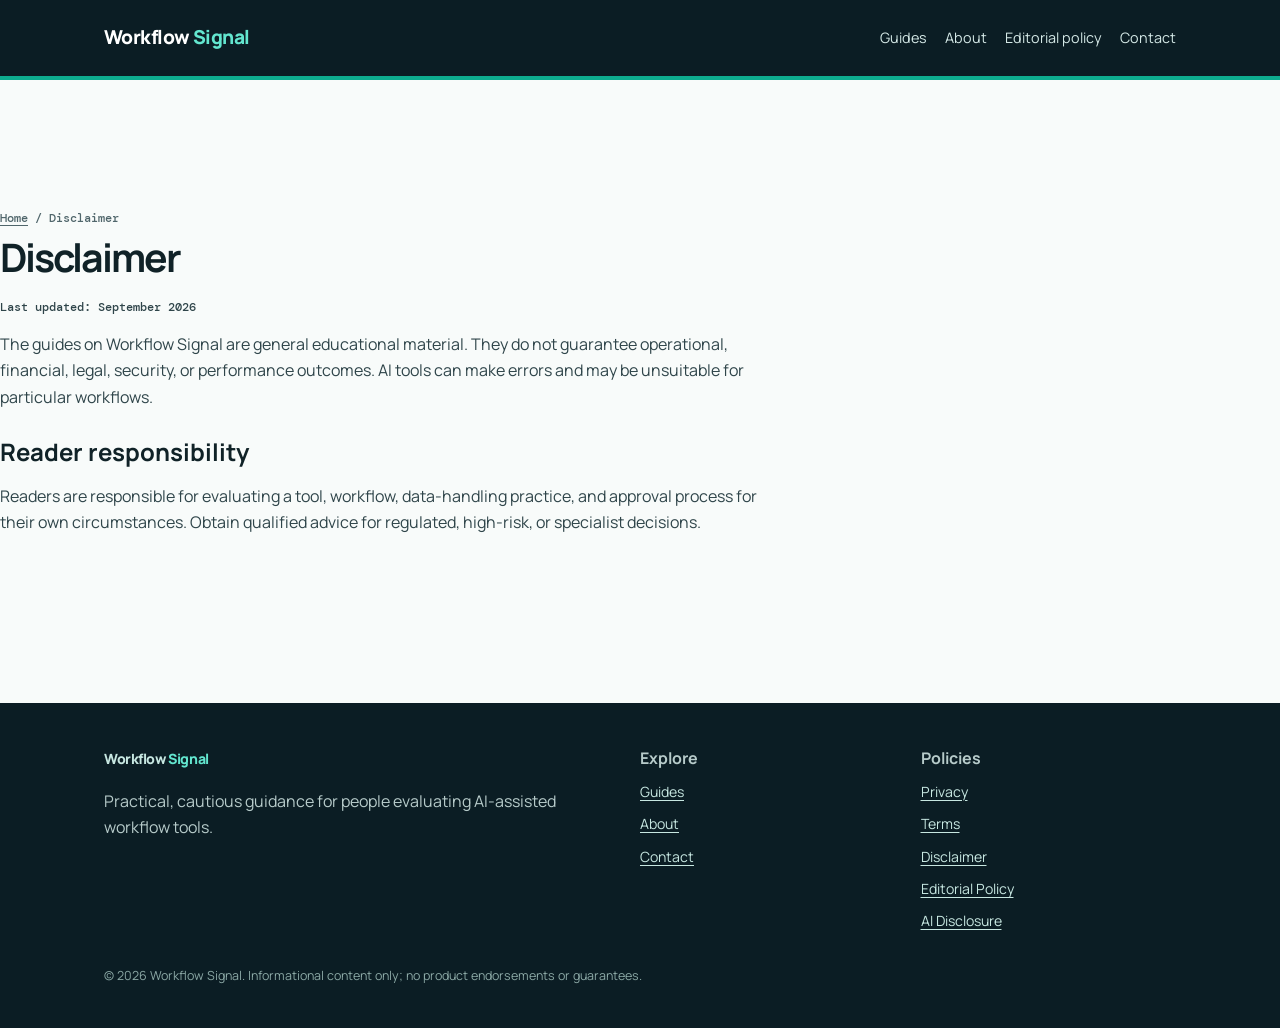
<file: disclaimer.html>
<!doctype html><html lang="en"><head><script async src="https://pagead2.googlesyndication.com/pagead/js/adsbygoogle.js?client=ca-pub-5473713135927706" crossorigin="anonymous"></script><meta charset="utf-8"><meta name="viewport" content="width=device-width,initial-scale=1"><title>Disclaimer | Workflow Signal</title><meta name="description" content="Disclaimer for Workflow Signal."><link rel="canonical" href="https://workflow-signal.pages.dev/disclaimer.html"><meta property="og:title" content="Disclaimer | Workflow Signal"><meta property="og:description" content="Disclaimer for Workflow Signal."><meta property="og:type" content="website"><link rel="stylesheet" href="/site.css"></head><body><a class="skip" href="#main">Skip to content</a><header><div class="wrap top"><a class="brand" href="/">Workflow <span>Signal</span></a><nav class="nav" aria-label="Primary"><a href="/articles.html">Guides</a><a href="/about.html">About</a><a href="/editorial-policy.html">Editorial policy</a><a href="/contact.html">Contact</a></nav></div></header><main id="main" class="article"><div class="wrap article policy"><div class="crumb"><a href="/">Home</a> / Disclaimer</div><h1>Disclaimer</h1><p class="meta">Last updated: September 2026</p><p>The guides on Workflow Signal are general educational material. They do not guarantee operational, financial, legal, security, or performance outcomes. AI tools can make errors and may be unsuitable for particular workflows.<h2>Reader responsibility</h2><p>Readers are responsible for evaluating a tool, workflow, data-handling practice, and approval process for their own circumstances. Obtain qualified advice for regulated, high-risk, or specialist decisions.</p></p></div></main><footer class="footer"><div class="wrap footergrid"><div><a class="brand" href="/">Workflow <span>Signal</span></a><p>Practical, cautious guidance for people evaluating AI-assisted workflow tools.</p></div><div><strong>Explore</strong><ul><li><a href="/articles.html">Guides</a></li><li><a href="/about.html">About</a></li><li><a href="/contact.html">Contact</a></li></ul></div><div><strong>Policies</strong><ul><li><a href="/privacy.html">Privacy</a></li><li><a href="/terms.html">Terms</a></li><li><a href="/disclaimer.html">Disclaimer</a></li><li><a href="/editorial-policy.html">Editorial Policy</a></li><li><a href="/ai-disclosure.html">AI Disclosure</a></li></ul></div></div><div class="wrap fine">© 2026 Workflow Signal. Informational content only; no product endorsements or guarantees.</div></footer></body></html>
</file>
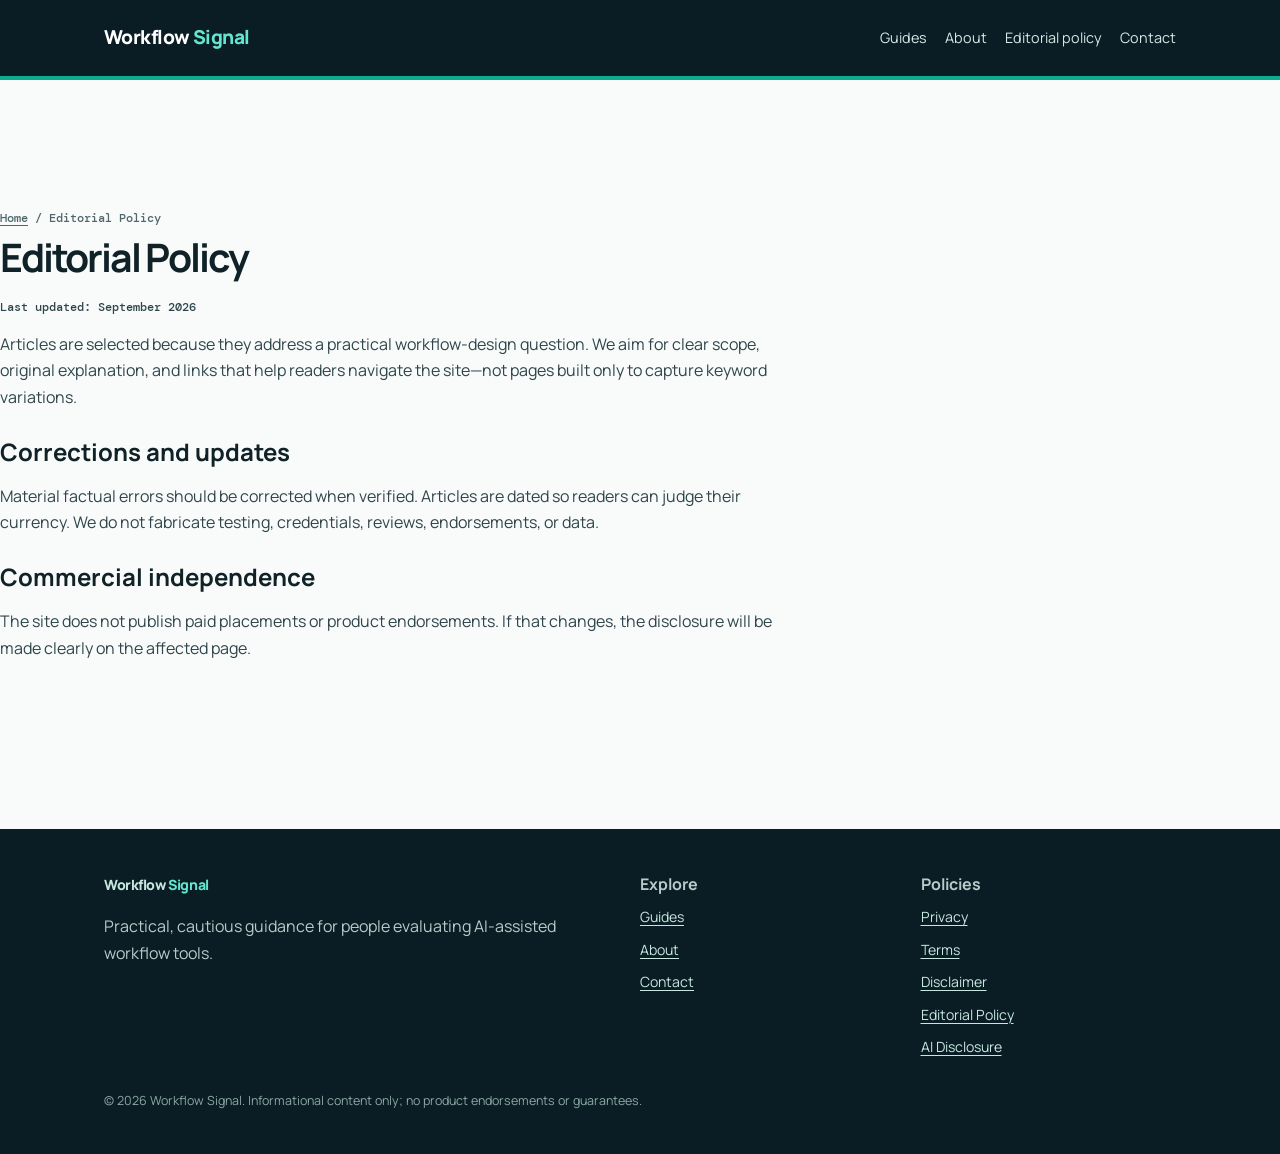
<file: editorial-policy.html>
<!doctype html><html lang="en"><head><script async src="https://pagead2.googlesyndication.com/pagead/js/adsbygoogle.js?client=ca-pub-5473713135927706" crossorigin="anonymous"></script><meta charset="utf-8"><meta name="viewport" content="width=device-width,initial-scale=1"><title>Editorial Policy | Workflow Signal</title><meta name="description" content="Editorial Policy for Workflow Signal."><link rel="canonical" href="https://workflow-signal.pages.dev/editorial-policy.html"><meta property="og:title" content="Editorial Policy | Workflow Signal"><meta property="og:description" content="Editorial Policy for Workflow Signal."><meta property="og:type" content="website"><link rel="stylesheet" href="/site.css"></head><body><a class="skip" href="#main">Skip to content</a><header><div class="wrap top"><a class="brand" href="/">Workflow <span>Signal</span></a><nav class="nav" aria-label="Primary"><a href="/articles.html">Guides</a><a href="/about.html">About</a><a href="/editorial-policy.html">Editorial policy</a><a href="/contact.html">Contact</a></nav></div></header><main id="main" class="article"><div class="wrap article policy"><div class="crumb"><a href="/">Home</a> / Editorial Policy</div><h1>Editorial Policy</h1><p class="meta">Last updated: September 2026</p><p>Articles are selected because they address a practical workflow-design question. We aim for clear scope, original explanation, and links that help readers navigate the site—not pages built only to capture keyword variations.<h2>Corrections and updates</h2><p>Material factual errors should be corrected when verified. Articles are dated so readers can judge their currency. We do not fabricate testing, credentials, reviews, endorsements, or data.</p><h2>Commercial independence</h2><p>The site does not publish paid placements or product endorsements. If that changes, the disclosure will be made clearly on the affected page.</p></p></div></main><footer class="footer"><div class="wrap footergrid"><div><a class="brand" href="/">Workflow <span>Signal</span></a><p>Practical, cautious guidance for people evaluating AI-assisted workflow tools.</p></div><div><strong>Explore</strong><ul><li><a href="/articles.html">Guides</a></li><li><a href="/about.html">About</a></li><li><a href="/contact.html">Contact</a></li></ul></div><div><strong>Policies</strong><ul><li><a href="/privacy.html">Privacy</a></li><li><a href="/terms.html">Terms</a></li><li><a href="/disclaimer.html">Disclaimer</a></li><li><a href="/editorial-policy.html">Editorial Policy</a></li><li><a href="/ai-disclosure.html">AI Disclosure</a></li></ul></div></div><div class="wrap fine">© 2026 Workflow Signal. Informational content only; no product endorsements or guarantees.</div></footer></body></html>
</file>
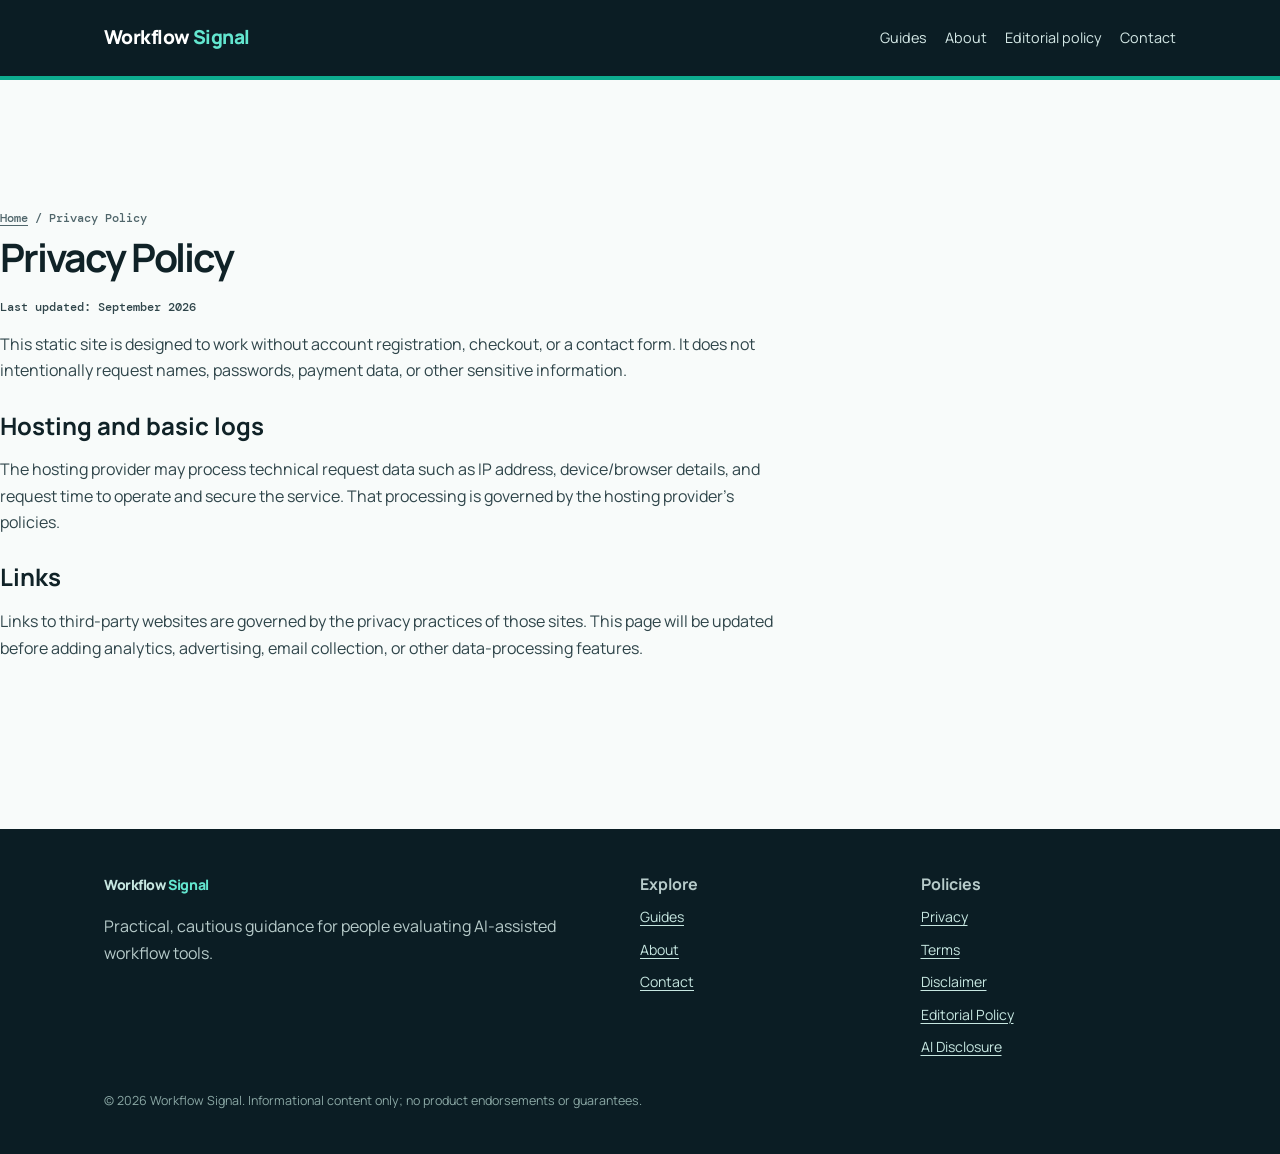
<file: privacy.html>
<!doctype html><html lang="en"><head><script async src="https://pagead2.googlesyndication.com/pagead/js/adsbygoogle.js?client=ca-pub-5473713135927706" crossorigin="anonymous"></script><meta charset="utf-8"><meta name="viewport" content="width=device-width,initial-scale=1"><title>Privacy Policy | Workflow Signal</title><meta name="description" content="Privacy Policy for Workflow Signal."><link rel="canonical" href="https://workflow-signal.pages.dev/privacy.html"><meta property="og:title" content="Privacy Policy | Workflow Signal"><meta property="og:description" content="Privacy Policy for Workflow Signal."><meta property="og:type" content="website"><link rel="stylesheet" href="/site.css"></head><body><a class="skip" href="#main">Skip to content</a><header><div class="wrap top"><a class="brand" href="/">Workflow <span>Signal</span></a><nav class="nav" aria-label="Primary"><a href="/articles.html">Guides</a><a href="/about.html">About</a><a href="/editorial-policy.html">Editorial policy</a><a href="/contact.html">Contact</a></nav></div></header><main id="main" class="article"><div class="wrap article policy"><div class="crumb"><a href="/">Home</a> / Privacy Policy</div><h1>Privacy Policy</h1><p class="meta">Last updated: September 2026</p><p>This static site is designed to work without account registration, checkout, or a contact form. It does not intentionally request names, passwords, payment data, or other sensitive information.<h2>Hosting and basic logs</h2><p>The hosting provider may process technical request data such as IP address, device/browser details, and request time to operate and secure the service. That processing is governed by the hosting provider's policies.<h2>Links</h2><p>Links to third-party websites are governed by the privacy practices of those sites. This page will be updated before adding analytics, advertising, email collection, or other data-processing features.</p></p></div></main><footer class="footer"><div class="wrap footergrid"><div><a class="brand" href="/">Workflow <span>Signal</span></a><p>Practical, cautious guidance for people evaluating AI-assisted workflow tools.</p></div><div><strong>Explore</strong><ul><li><a href="/articles.html">Guides</a></li><li><a href="/about.html">About</a></li><li><a href="/contact.html">Contact</a></li></ul></div><div><strong>Policies</strong><ul><li><a href="/privacy.html">Privacy</a></li><li><a href="/terms.html">Terms</a></li><li><a href="/disclaimer.html">Disclaimer</a></li><li><a href="/editorial-policy.html">Editorial Policy</a></li><li><a href="/ai-disclosure.html">AI Disclosure</a></li></ul></div></div><div class="wrap fine">© 2026 Workflow Signal. Informational content only; no product endorsements or guarantees.</div></footer></body></html>
</file>
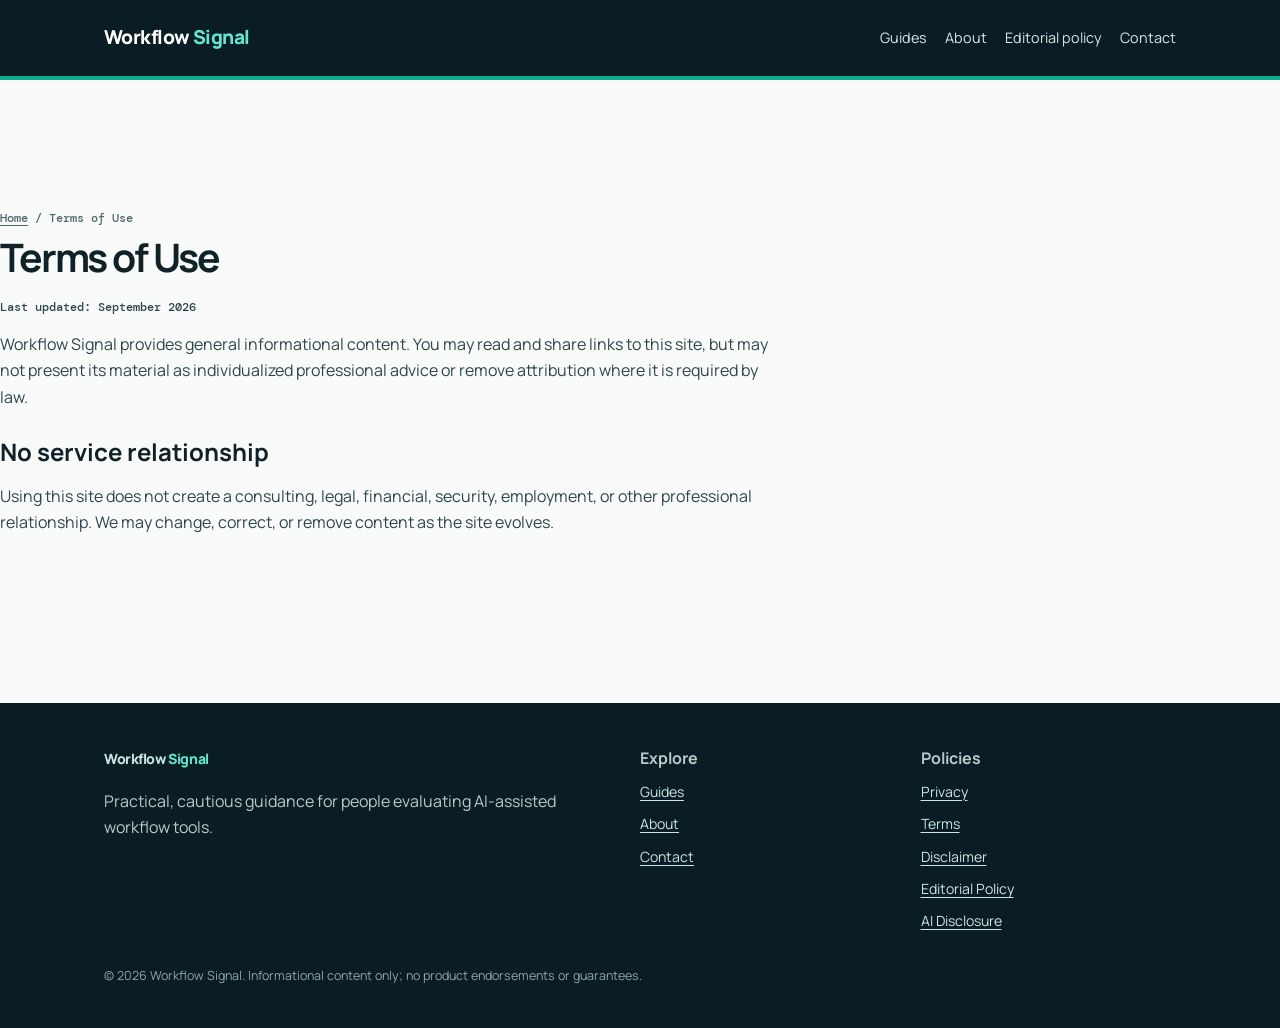
<file: terms.html>
<!doctype html><html lang="en"><head><script async src="https://pagead2.googlesyndication.com/pagead/js/adsbygoogle.js?client=ca-pub-5473713135927706" crossorigin="anonymous"></script><meta charset="utf-8"><meta name="viewport" content="width=device-width,initial-scale=1"><title>Terms of Use | Workflow Signal</title><meta name="description" content="Terms of Use for Workflow Signal."><link rel="canonical" href="https://workflow-signal.pages.dev/terms.html"><meta property="og:title" content="Terms of Use | Workflow Signal"><meta property="og:description" content="Terms of Use for Workflow Signal."><meta property="og:type" content="website"><link rel="stylesheet" href="/site.css"></head><body><a class="skip" href="#main">Skip to content</a><header><div class="wrap top"><a class="brand" href="/">Workflow <span>Signal</span></a><nav class="nav" aria-label="Primary"><a href="/articles.html">Guides</a><a href="/about.html">About</a><a href="/editorial-policy.html">Editorial policy</a><a href="/contact.html">Contact</a></nav></div></header><main id="main" class="article"><div class="wrap article policy"><div class="crumb"><a href="/">Home</a> / Terms of Use</div><h1>Terms of Use</h1><p class="meta">Last updated: September 2026</p><p>Workflow Signal provides general informational content. You may read and share links to this site, but may not present its material as individualized professional advice or remove attribution where it is required by law.<h2>No service relationship</h2><p>Using this site does not create a consulting, legal, financial, security, employment, or other professional relationship. We may change, correct, or remove content as the site evolves.</p></p></div></main><footer class="footer"><div class="wrap footergrid"><div><a class="brand" href="/">Workflow <span>Signal</span></a><p>Practical, cautious guidance for people evaluating AI-assisted workflow tools.</p></div><div><strong>Explore</strong><ul><li><a href="/articles.html">Guides</a></li><li><a href="/about.html">About</a></li><li><a href="/contact.html">Contact</a></li></ul></div><div><strong>Policies</strong><ul><li><a href="/privacy.html">Privacy</a></li><li><a href="/terms.html">Terms</a></li><li><a href="/disclaimer.html">Disclaimer</a></li><li><a href="/editorial-policy.html">Editorial Policy</a></li><li><a href="/ai-disclosure.html">AI Disclosure</a></li></ul></div></div><div class="wrap fine">© 2026 Workflow Signal. Informational content only; no product endorsements or guarantees.</div></footer></body></html>
</file>
<file: site.css>
@import url('https://fonts.googleapis.com/css2?family=DM+Mono:wght@400;500&family=Manrope:wght@400;500;600;700;800&display=swap');
:root{--ink:#102227;--muted:#50666b;--line:#dce6e5;--paper:#f8fbfa;--card:#fff;--green:#087c69;--green2:#0eac8f;--amber:#f5b544;--navy:#0b1d24;--max:1120px}*{box-sizing:border-box}html{scroll-behavior:smooth}body{margin:0;background:var(--paper);font:16px/1.65 Manrope,Arial,sans-serif;color:var(--ink)}a{color:var(--green);text-decoration-thickness:1px;text-underline-offset:3px}a:hover{color:#045547}.wrap{max-width:var(--max);padding:0 24px;margin:auto}.skip{position:absolute;left:-999px}.skip:focus{left:12px;top:12px;background:#fff;padding:8px;z-index:9}header{background:var(--navy);color:#fff;border-bottom:4px solid var(--green2)}.top{display:flex;align-items:center;justify-content:space-between;gap:20px;min-height:76px}.brand{font-weight:800;color:#fff;text-decoration:none;letter-spacing:-.03em;font-size:1.2rem}.brand span{color:#63e6cf}.nav{display:flex;flex-wrap:wrap;gap:18px}.nav a{color:#d4e8e6;font-size:.9rem;text-decoration:none}.nav a:hover{color:#fff}.hero{background:linear-gradient(125deg,#0b1d24 0%,#103e41 60%,#087c69 100%);color:#fff;padding:74px 0 70px}.eyebrow{font:500 .77rem/1 DM Mono,monospace;letter-spacing:.12em;text-transform:uppercase;color:#79ead6}.hero h1{max-width:760px;font-size:clamp(2.3rem,6vw,4.7rem);line-height:1.04;letter-spacing:-.055em;margin:15px 0 20px}.lede{max-width:660px;color:#d9f1ed;font-size:1.18rem}.button{display:inline-block;background:#fff;color:#073932!important;font-weight:800;text-decoration:none;border-radius:6px;padding:12px 18px;margin-top:10px}.button:hover{background:#d8fff5}.section{padding:54px 0}.section h2{font-size:1.85rem;line-height:1.2;letter-spacing:-.035em;margin:0 0 13px}.intro{max-width:720px;color:var(--muted)}.grid{display:grid;grid-template-columns:repeat(3,1fr);gap:18px;margin-top:26px}.card{background:var(--card);border:1px solid var(--line);border-radius:10px;padding:23px;box-shadow:0 2px 9px #1231 0}.card h3{font-size:1.12rem;line-height:1.25;margin:0 0 8px}.card p{color:var(--muted);font-size:.94rem}.tag{font:500 .72rem DM Mono,monospace;color:var(--green);text-transform:uppercase;letter-spacing:.07em}.article{max-width:780px;padding:54px 0 76px}.article h1{font-size:clamp(2.15rem,5vw,3.5rem);line-height:1.09;letter-spacing:-.055em;margin:10px 0 20px}.article h2{font-size:1.5rem;line-height:1.2;margin:38px 0 10px}.article h3{font-size:1.13rem;margin:25px 0 6px}.article p,.article li{color:#2f454a}.article ul,.article ol{padding-left:24px}.meta{font:500 .78rem DM Mono,monospace;color:var(--muted)}.note{background:#e8f6f2;border-left:4px solid var(--green2);padding:16px 18px;border-radius:0 7px 7px 0;margin:25px 0;color:#244b46}.policy h1{font-size:2.45rem}.policy h2{margin-top:28px}.footer{background:#0b1d24;color:#b7cbca;padding:42px 0;margin-top:0}.footergrid{display:grid;grid-template-columns:2fr 1fr 1fr;gap:25px}.footer a{color:#c7e7e1;font-size:.88rem}.footer ul{list-style:none;padding:0;margin:0}.footer li{margin:6px 0}.fine{font-size:.78rem;color:#8ba8a5;margin-top:26px}.crumb{font:500 .76rem DM Mono,monospace;color:var(--muted);padding-top:22px}.crumb a{color:var(--muted)}@media(max-width:740px){.top{padding:14px 0;align-items:flex-start;flex-direction:column}.nav{gap:12px}.hero{padding:53px 0}.grid,.footergrid{grid-template-columns:1fr}.section,.article{padding:38px 0}.wrap{padding:0 18px}}
</file>
